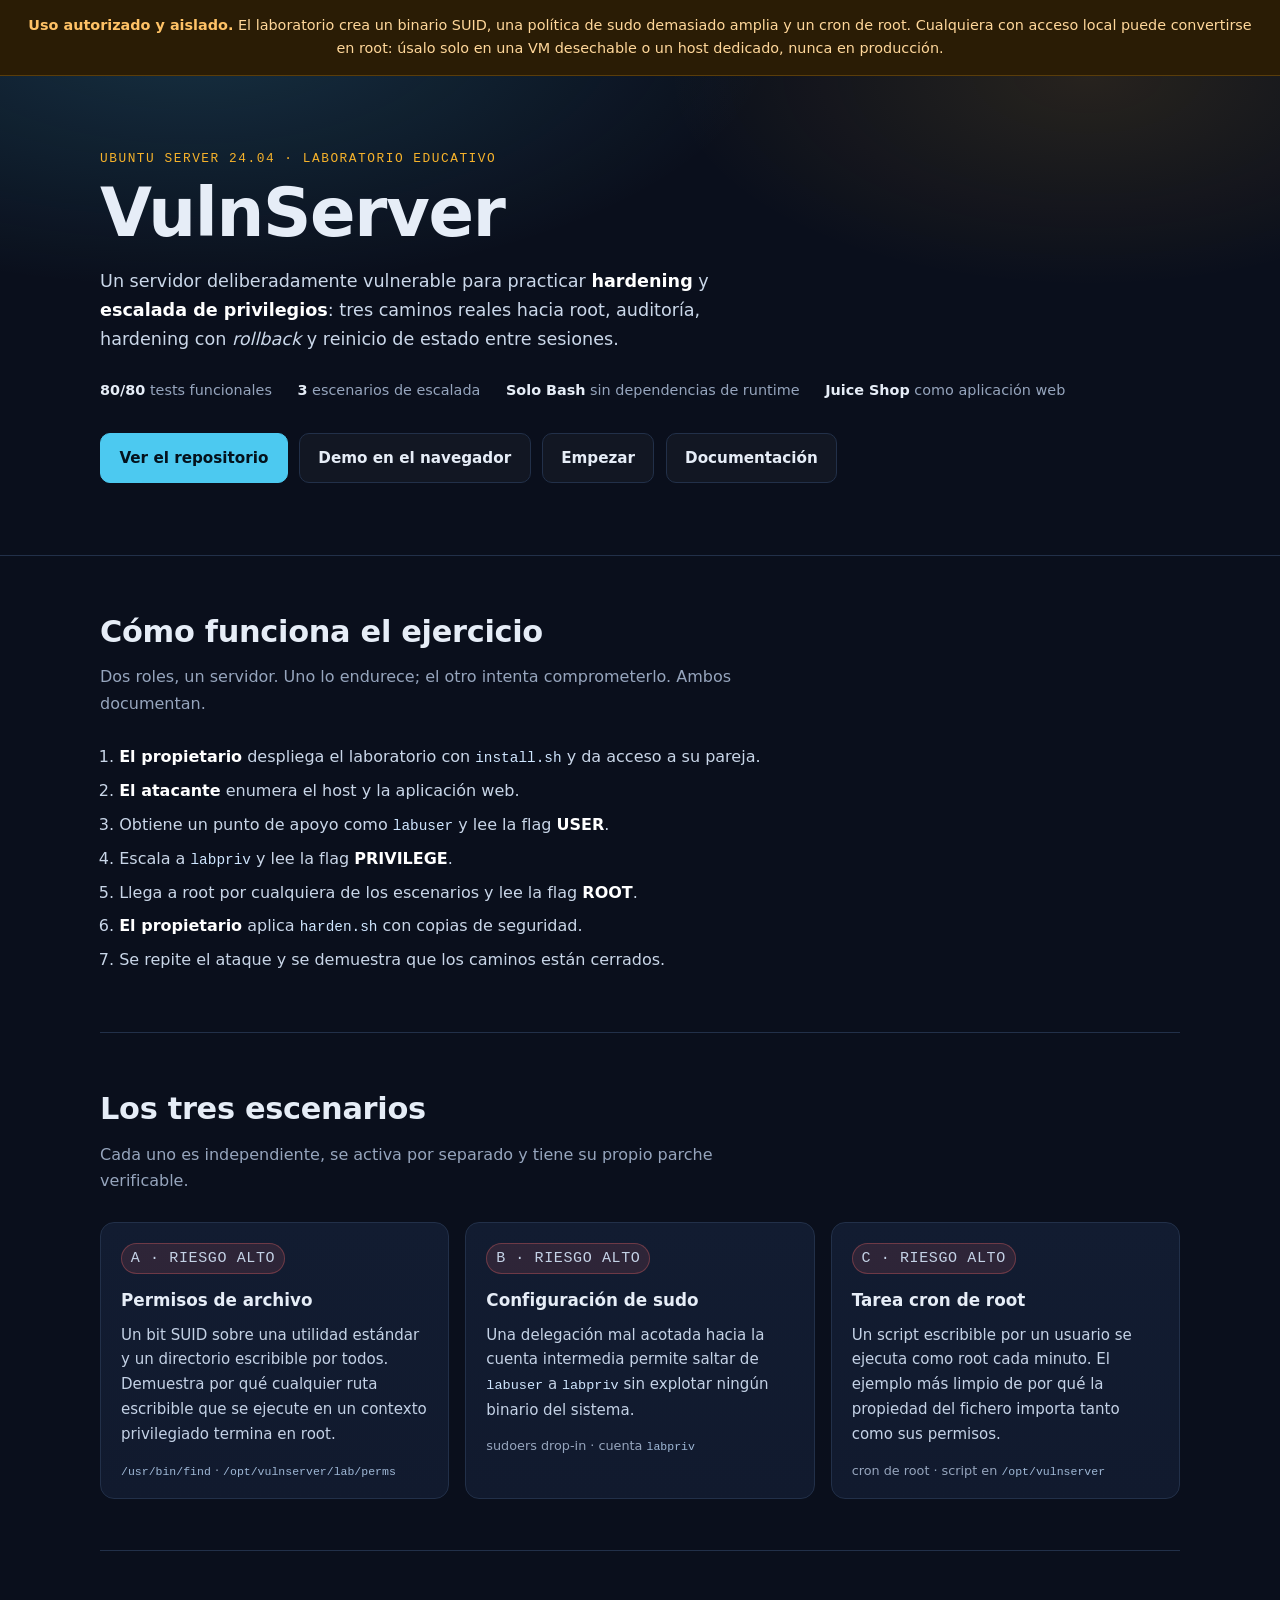
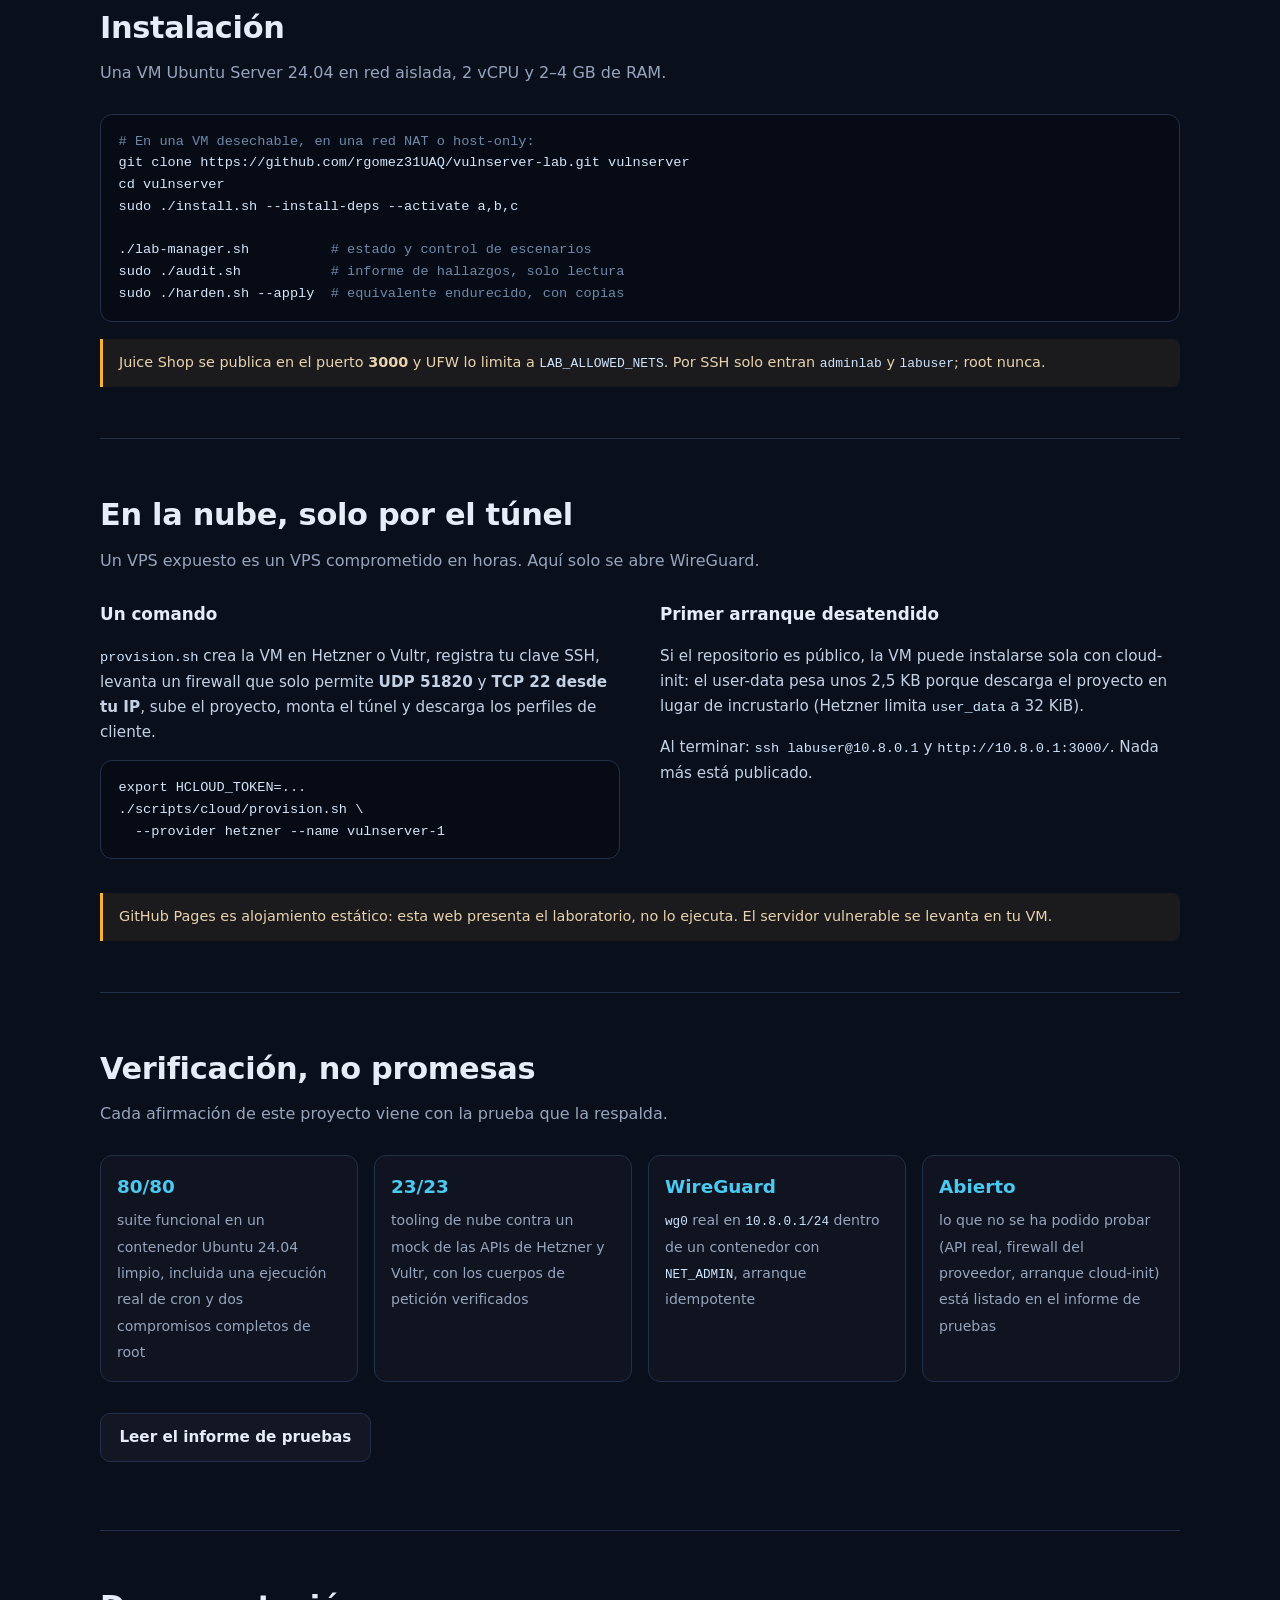
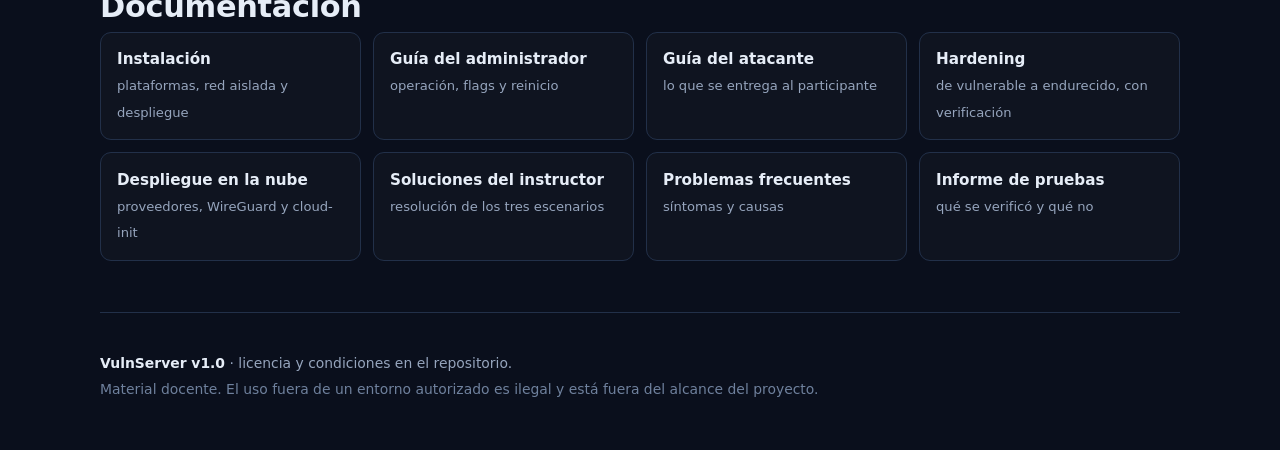
<file: site/index.html>
<!DOCTYPE html>
<html lang="es">
<head>
<meta charset="utf-8">
<meta name="viewport" content="width=device-width, initial-scale=1">
<title>VulnServer — Laboratorio de hardening y escalada de privilegios</title>
<meta name="description" content="Laboratorio educativo reproducible sobre Ubuntu Server 24.04: tres escenarios de escalada de privilegios, auditoría, hardening y reinicio, con Juice Shop.">
<meta name="color-scheme" content="dark">
<link rel="stylesheet" href="style.css">
<link rel="icon" href="data:image/svg+xml,<svg xmlns=%22http://www.w3.org/2000/svg%22 viewBox=%220 0 100 100%22><text y=%22.9em%22 font-size=%2290%22>🛡️</text></svg>">
</head>
<body>

<div class="warning" role="note">
  <strong>Uso autorizado y aislado.</strong> El laboratorio crea un binario SUID, una política de sudo
  demasiado amplia y un cron de root. Cualquiera con acceso local puede convertirse en root:
  úsalo solo en una VM desechable o un host dedicado, nunca en producción.
</div>

<header class="hero">
  <div class="wrap">
    <p class="eyebrow">Ubuntu Server 24.04 · Laboratorio educativo</p>
    <h1>VulnServer</h1>
    <p class="lead">
      Un servidor deliberadamente vulnerable para practicar <strong>hardening</strong> y
      <strong>escalada de privilegios</strong>: tres caminos reales hacia root, auditoría,
      hardening con <em>rollback</em> y reinicio de estado entre sesiones.
    </p>
    <ul class="facts">
      <li><span>80/80</span> tests funcionales</li>
      <li><span>3</span> escenarios de escalada</li>
      <li><span>Solo Bash</span> sin dependencias de runtime</li>
      <li><span>Juice Shop</span> como aplicación web</li>
    </ul>
    <p class="cta">
      <a class="btn primary" href="https://github.com/rgomez31UAQ/vulnserver-lab">Ver el repositorio</a>
      <a class="btn" href="demo/">Demo en el navegador</a>
      <a class="btn" href="#instalacion">Empezar</a>
      <a class="btn" href="https://github.com/rgomez31UAQ/vulnserver-lab/tree/main/docs">Documentación</a>
    </p>
  </div>
</header>

<main>

<section id="ejercicio" class="wrap">
  <h2>Cómo funciona el ejercicio</h2>
  <p class="sub">Dos roles, un servidor. Uno lo endurece; el otro intenta comprometerlo. Ambos documentan.</p>
  <ol class="steps">
    <li><b>El propietario</b> despliega el laboratorio con <code>install.sh</code> y da acceso a su pareja.</li>
    <li><b>El atacante</b> enumera el host y la aplicación web.</li>
    <li>Obtiene un punto de apoyo como <code>labuser</code> y lee la flag <b>USER</b>.</li>
    <li>Escala a <code>labpriv</code> y lee la flag <b>PRIVILEGE</b>.</li>
    <li>Llega a root por cualquiera de los escenarios y lee la flag <b>ROOT</b>.</li>
    <li><b>El propietario</b> aplica <code>harden.sh</code> con copias de seguridad.</li>
    <li>Se repite el ataque y se demuestra que los caminos están cerrados.</li>
  </ol>
</section>

<section id="escenarios" class="wrap">
  <h2>Los tres escenarios</h2>
  <p class="sub">Cada uno es independiente, se activa por separado y tiene su propio parche verificable.</p>
  <div class="cards">
    <article class="card">
      <p class="tag risk-alto">A · Riesgo alto</p>
      <h3>Permisos de archivo</h3>
      <p>Un bit SUID sobre una utilidad estándar y un directorio escribible por todos. Demuestra por qué cualquier ruta escribible que se ejecute en un contexto privilegiado termina en root.</p>
      <p class="art"><code>/usr/bin/find</code> · <code>/opt/vulnserver/lab/perms</code></p>
    </article>
    <article class="card">
      <p class="tag risk-alto">B · Riesgo alto</p>
      <h3>Configuración de sudo</h3>
      <p>Una delegación mal acotada hacia la cuenta intermedia permite saltar de <code>labuser</code> a <code>labpriv</code> sin explotar ningún binario del sistema.</p>
      <p class="art">sudoers drop-in · cuenta <code>labpriv</code></p>
    </article>
    <article class="card">
      <p class="tag risk-alto">C · Riesgo alto</p>
      <h3>Tarea cron de root</h3>
      <p>Un script escribible por un usuario se ejecuta como root cada minuto. El ejemplo más limpio de por qué la propiedad del fichero importa tanto como sus permisos.</p>
      <p class="art">cron de root · script en <code>/opt/vulnserver</code></p>
    </article>
  </div>
</section>

<section id="instalacion" class="wrap">
  <h2>Instalación</h2>
  <p class="sub">Una VM Ubuntu Server 24.04 en red aislada, 2 vCPU y 2–4 GB de RAM.</p>
<pre><code><span class="c"># En una VM desechable, en una red NAT o host-only:</span>
git clone https://github.com/rgomez31UAQ/vulnserver-lab.git vulnserver
cd vulnserver
sudo ./install.sh --install-deps --activate a,b,c

./lab-manager.sh          <span class="c"># estado y control de escenarios</span>
sudo ./audit.sh           <span class="c"># informe de hallazgos, solo lectura</span>
sudo ./harden.sh --apply  <span class="c"># equivalente endurecido, con copias</span></code></pre>
  <p class="note">
    Juice Shop se publica en el puerto <b>3000</b> y UFW lo limita a <code>LAB_ALLOWED_NETS</code>.
    Por SSH solo entran <code>adminlab</code> y <code>labuser</code>; root nunca.
  </p>
</section>

<section id="nube" class="wrap">
  <h2>En la nube, solo por el túnel</h2>
  <p class="sub">Un VPS expuesto es un VPS comprometido en horas. Aquí solo se abre WireGuard.</p>
  <div class="grid2">
    <div>
      <h3>Un comando</h3>
      <p><code>provision.sh</code> crea la VM en Hetzner o Vultr, registra tu clave SSH, levanta un firewall que solo permite <b>UDP 51820</b> y <b>TCP 22 desde tu IP</b>, sube el proyecto, monta el túnel y descarga los perfiles de cliente.</p>
<pre><code>export HCLOUD_TOKEN=...
./scripts/cloud/provision.sh \
  --provider hetzner --name vulnserver-1</code></pre>
    </div>
    <div>
      <h3>Primer arranque desatendido</h3>
      <p>Si el repositorio es público, la VM puede instalarse sola con cloud-init: el user-data pesa unos 2,5 KB porque descarga el proyecto en lugar de incrustarlo (Hetzner limita <code>user_data</code> a 32 KiB).</p>
      <p>Al terminar: <code>ssh labuser@10.8.0.1</code> y <code>http://10.8.0.1:3000/</code>. Nada más está publicado.</p>
    </div>
  </div>
  <p class="note">
    GitHub Pages es alojamiento estático: esta web presenta el laboratorio, no lo ejecuta.
    El servidor vulnerable se levanta en tu VM.
  </p>
</section>

<section id="verificacion" class="wrap">
  <h2>Verificación, no promesas</h2>
  <p class="sub">Cada afirmación de este proyecto viene con la prueba que la respalda.</p>
  <div class="checks">
    <div><b>80/80</b><span>suite funcional en un contenedor Ubuntu 24.04 limpio, incluida una ejecución real de cron y dos compromisos completos de root</span></div>
    <div><b>23/23</b><span>tooling de nube contra un mock de las APIs de Hetzner y Vultr, con los cuerpos de petición verificados</span></div>
    <div><b>WireGuard</b><span><code>wg0</code> real en <code>10.8.0.1/24</code> dentro de un contenedor con <code>NET_ADMIN</code>, arranque idempotente</span></div>
    <div><b>Abierto</b><span>lo que no se ha podido probar (API real, firewall del proveedor, arranque cloud-init) está listado en el informe de pruebas</span></div>
  </div>
  <p class="cta small"><a class="btn" href="https://github.com/rgomez31UAQ/vulnserver-lab/blob/main/docs/TEST_REPORT.md">Leer el informe de pruebas</a></p>
</section>

<section id="docs" class="wrap">
  <h2>Documentación</h2>
  <div class="docgrid">
    <a href="https://github.com/rgomez31UAQ/vulnserver-lab/blob/main/docs/INSTALLATION.md"><b>Instalación</b><span>plataformas, red aislada y despliegue</span></a>
    <a href="https://github.com/rgomez31UAQ/vulnserver-lab/blob/main/docs/ADMIN_GUIDE.md"><b>Guía del administrador</b><span>operación, flags y reinicio</span></a>
    <a href="https://github.com/rgomez31UAQ/vulnserver-lab/blob/main/docs/ATTACKER_GUIDE.md"><b>Guía del atacante</b><span>lo que se entrega al participante</span></a>
    <a href="https://github.com/rgomez31UAQ/vulnserver-lab/blob/main/docs/HARDENING_GUIDE.md"><b>Hardening</b><span>de vulnerable a endurecido, con verificación</span></a>
    <a href="https://github.com/rgomez31UAQ/vulnserver-lab/blob/main/docs/CLOUD_DEPLOYMENT.md"><b>Despliegue en la nube</b><span>proveedores, WireGuard y cloud-init</span></a>
    <a href="https://github.com/rgomez31UAQ/vulnserver-lab/blob/main/docs/INSTRUCTOR_SOLUTIONS.md"><b>Soluciones del instructor</b><span>resolución de los tres escenarios</span></a>
    <a href="https://github.com/rgomez31UAQ/vulnserver-lab/blob/main/docs/TROUBLESHOOTING.md"><b>Problemas frecuentes</b><span>síntomas y causas</span></a>
    <a href="https://github.com/rgomez31UAQ/vulnserver-lab/blob/main/docs/TEST_REPORT.md"><b>Informe de pruebas</b><span>qué se verificó y qué no</span></a>
  </div>
</section>

</main>

<footer>
  <div class="wrap">
    <p><b>VulnServer v1.0</b> · licencia y condiciones en el repositorio.</p>
    <p class="muted">Material docente. El uso fuera de un entorno autorizado es ilegal y está fuera del alcance del proyecto.</p>
  </div>
</footer>

</body>
</html>
</file>
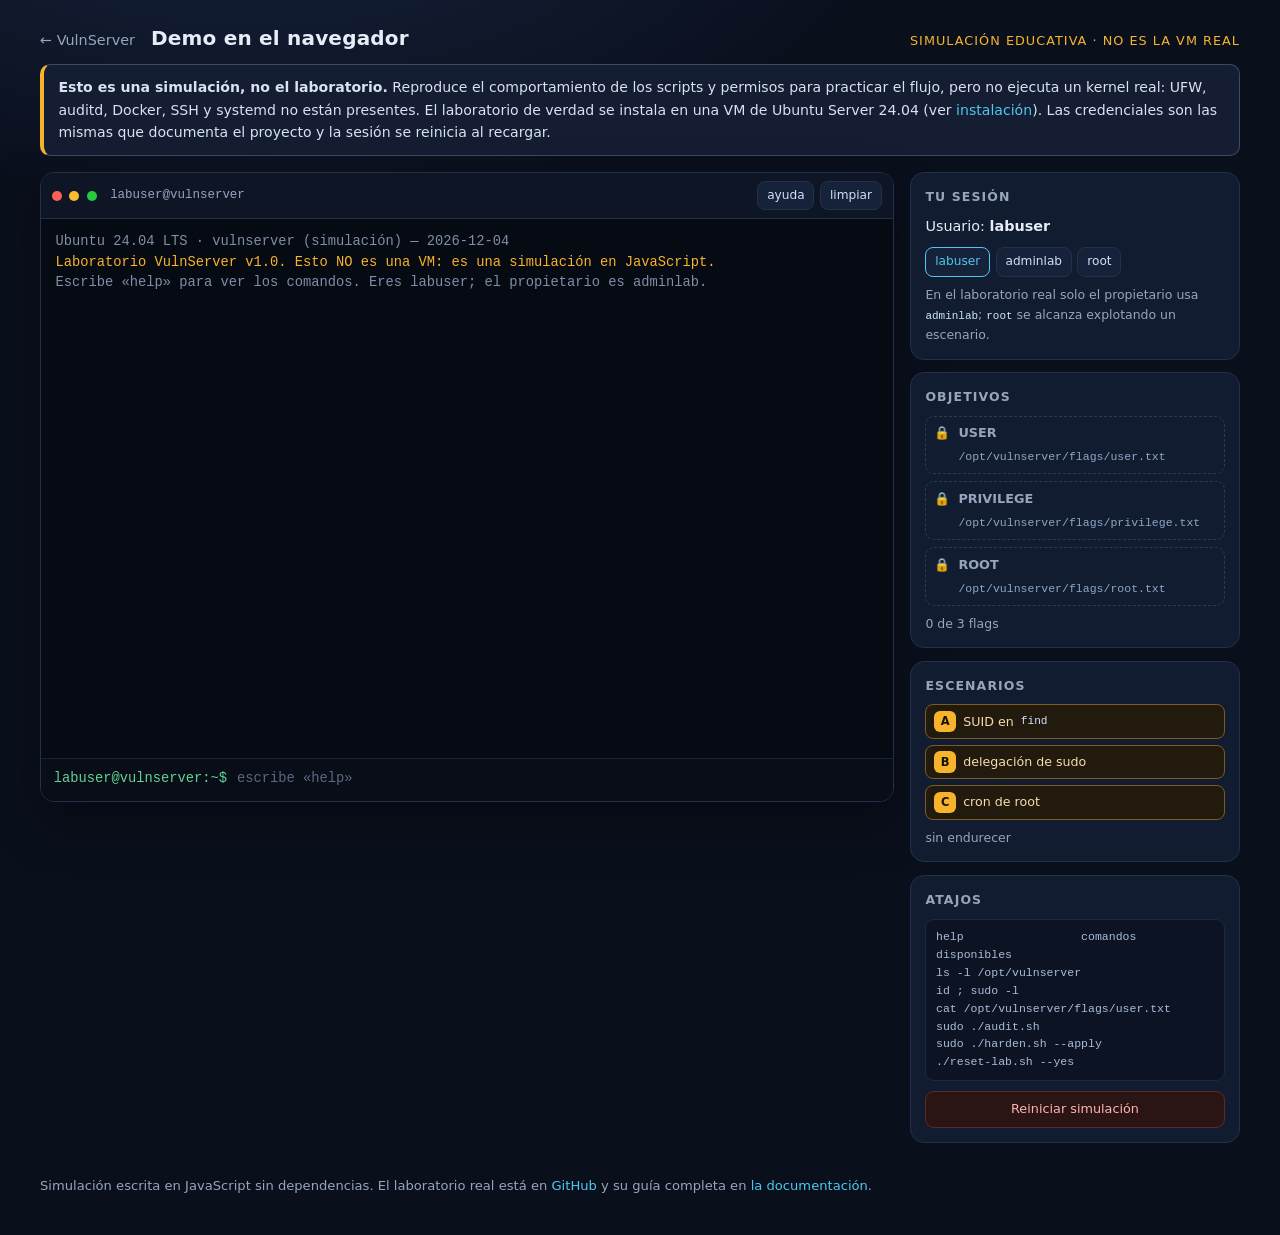
<file: site/demo/index.html>
<!DOCTYPE html>
<html lang="es">
<head>
<meta charset="utf-8">
<meta name="viewport" content="width=device-width, initial-scale=1">
<title>VulnServer — Demo en el navegador</title>
<meta name="description" content="Simulación educativa del laboratorio VulnServer: terminal en el navegador con los tres escenarios de escalada, flags, auditoría y hardening. No es una VM real.">
<meta name="color-scheme" content="dark">
<link rel="stylesheet" href="demo.css">
<link rel="icon" href="data:image/svg+xml,<svg xmlns=%22http://www.w3.org/2000/svg%22 viewBox=%220 0 100 100%22><text y=%22.9em%22 font-size=%2290%22>🛡️</text></svg>">
</head>
<body>

<header class="top">
  <a class="back" href="../">← VulnServer</a>
  <h1>Demo en el navegador</h1>
  <p class="tag">Simulación educativa · no es la VM real</p>
</header>

<div class="notice" role="note">
  <strong>Esto es una simulación, no el laboratorio.</strong>
  Reproduce el comportamiento de los scripts y permisos para practicar el flujo, pero no ejecuta
  un kernel real: UFW, auditd, Docker, SSH y systemd no están presentes. El laboratorio de verdad
  se instala en una VM de Ubuntu Server 24.04 (ver <a href="../#instalacion">instalación</a>).
  Las credenciales son las mismas que documenta el proyecto y la sesión se reinicia al recargar.
</div>

<main class="layout">

  <section class="term-wrap" aria-label="Terminal del laboratorio simulado">
    <div class="term-bar">
      <span class="dot d1"></span><span class="dot d2"></span><span class="dot d3"></span>
      <span class="term-title" id="term-title">labuser@vulnserver</span>
      <span class="term-tools">
        <button type="button" id="btn-help" class="mini">ayuda</button>
        <button type="button" id="btn-clear" class="mini">limpiar</button>
      </span>
    </div>
    <div id="screen" class="screen" tabindex="0" role="log" aria-live="polite" aria-label="Salida de la terminal"></div>
    <form id="form" class="input-row" autocomplete="off">
      <label class="prompt" id="prompt" for="cmd">labuser@vulnserver:~$</label>
      <input id="cmd" name="cmd" type="text" spellcheck="false" autocapitalize="off"
             autocorrect="off" aria-label="Escribe un comando" placeholder="escribe «help»">
    </form>
  </section>

  <aside class="panel" aria-label="Estado del laboratorio">
    <div class="card">
      <h2>Tu sesión</h2>
      <p class="who">Usuario: <b id="p-user">labuser</b></p>
      <div class="switch" role="group" aria-label="Cambiar de cuenta">
        <button type="button" class="mini" data-user="labuser">labuser</button>
        <button type="button" class="mini" data-user="adminlab">adminlab</button>
        <button type="button" class="mini" data-user="root">root</button>
      </div>
      <p class="hint">En el laboratorio real solo el propietario usa <code>adminlab</code>; <code>root</code> se alcanza explotando un escenario.</p>
    </div>

    <div class="card">
      <h2>Objetivos</h2>
      <ul class="flags" id="flag-list">
        <li data-flag="user"><span class="lock">🔒</span> <b>USER</b> <code>/opt/vulnserver/flags/user.txt</code></li>
        <li data-flag="privilege"><span class="lock">🔒</span> <b>PRIVILEGE</b> <code>/opt/vulnserver/flags/privilege.txt</code></li>
        <li data-flag="root"><span class="lock">🔒</span> <b>ROOT</b> <code>/opt/vulnserver/flags/root.txt</code></li>
      </ul>
      <p class="hint" id="progress">0 de 3 flags</p>
    </div>

    <div class="card">
      <h2>Escenarios</h2>
      <ul class="chips" id="scenario-list">
        <li data-scenario="a"><b>A</b> SUID en <code>find</code></li>
        <li data-scenario="b"><b>B</b> delegación de sudo</li>
        <li data-scenario="c"><b>C</b> cron de root</li>
      </ul>
      <p class="hint" id="harden-state">sin endurecer</p>
    </div>

    <div class="card">
      <h2>Atajos</h2>
      <pre class="cheat">help                 comandos disponibles
ls -l /opt/vulnserver
id ; sudo -l
cat /opt/vulnserver/flags/user.txt
sudo ./audit.sh
sudo ./harden.sh --apply
./reset-lab.sh --yes</pre>
      <button type="button" id="btn-reset" class="danger">Reiniciar simulación</button>
    </div>
  </aside>

</main>

<footer class="foot">
  <p>Simulación escrita en JavaScript sin dependencias. El laboratorio real está en
  <a href="https://github.com/rgomez31UAQ/vulnserver-lab">GitHub</a> y su guía completa en
  <a href="../#docs">la documentación</a>.</p>
</footer>

<script src="demo.js"></script>
</body>
</html>
</file>
<file: site/style.css>
:root {
  --bg: #0a0f1c;
  --bg-soft: #111a2e;
  --card: #121c31;
  --line: #223049;
  --text: #e6edf7;
  --muted: #96a5bd;
  --accent: #4cc9f0;
  --accent-2: #f7b32b;
  --danger: #ff6b6b;
  --radius: 14px;
  --mono: ui-monospace, SFMono-Regular, "SF Mono", Menlo, Consolas, monospace;
}

* { box-sizing: border-box; }

html { scroll-behavior: smooth; }

body {
  margin: 0;
  background: var(--bg);
  color: var(--text);
  font: 16px/1.65 system-ui, -apple-system, "Segoe UI", Roboto, "Helvetica Neue", Arial, sans-serif;
  -webkit-font-smoothing: antialiased;
}

.wrap {
  width: min(1080px, calc(100% - 2.5rem));
  margin-inline: auto;
}

a { color: var(--accent); text-decoration: none; }
a:hover { text-decoration: underline; }
a:focus-visible, .btn:focus-visible { outline: 2px solid var(--accent-2); outline-offset: 3px; border-radius: 6px; }

code {
  font-family: var(--mono);
  font-size: .9em;
  color: #cfe6ff;
}

/* ---------- warning banner ---------- */
.warning {
  background: #2a1c05;
  border-bottom: 1px solid #5a3d0a;
  color: #ffd79a;
  padding: .85rem 1.25rem;
  font-size: .9rem;
  text-align: center;
}
.warning strong { color: #ffc266; }

/* ---------- hero ---------- */
.hero {
  padding: 4.5rem 0 3.5rem;
  background:
    radial-gradient(900px 400px at 15% -10%, rgba(76, 201, 240, .18), transparent 65%),
    radial-gradient(700px 350px at 85% 0%, rgba(247, 179, 43, .12), transparent 60%),
    var(--bg);
  border-bottom: 1px solid var(--line);
}

.eyebrow {
  margin: 0 0 .6rem;
  font-family: var(--mono);
  font-size: .8rem;
  letter-spacing: .12em;
  text-transform: uppercase;
  color: var(--accent-2);
}

h1 {
  margin: 0;
  font-size: clamp(2.6rem, 7vw, 4.2rem);
  line-height: 1.05;
  letter-spacing: -.02em;
}

.lead {
  max-width: 60ch;
  margin: 1.1rem 0 0;
  font-size: 1.1rem;
  color: #cbd8ea;
}
.lead strong { color: #fff; }

.facts {
  display: flex;
  flex-wrap: wrap;
  gap: .6rem 1.6rem;
  list-style: none;
  margin: 1.6rem 0 0;
  padding: 0;
  font-size: .9rem;
  color: var(--muted);
}
.facts span { color: var(--text); font-weight: 600; }

.cta { display: flex; flex-wrap: wrap; gap: .7rem; margin-top: 1.9rem; }
.cta.small { justify-content: flex-start; }

.btn {
  display: inline-block;
  padding: .7rem 1.15rem;
  border: 1px solid var(--line);
  border-radius: 10px;
  background: rgba(255, 255, 255, .03);
  color: var(--text);
  font-weight: 600;
  font-size: .95rem;
  transition: background .15s ease, border-color .15s ease, transform .15s ease;
}
.btn:hover { background: rgba(255, 255, 255, .08); border-color: #3b5277; text-decoration: none; }
.btn.primary { background: var(--accent); border-color: var(--accent); color: #04121c; }
.btn.primary:hover { background: #7ad8f5; border-color: #7ad8f5; }

/* ---------- sections ---------- */
section { padding: 3.2rem 0; border-bottom: 1px solid var(--line); }

h2 {
  margin: 0;
  font-size: clamp(1.45rem, 3.2vw, 1.9rem);
  letter-spacing: -.01em;
}

.sub { margin: .45rem 0 1.7rem; color: var(--muted); max-width: 65ch; }

h3 { margin: 0 0 .5rem; font-size: 1.05rem; }

.steps { margin: 0; padding-left: 1.2rem; color: #c9d6e8; }
.steps li { margin-bottom: .45rem; }
.steps b { color: #fff; }

/* ---------- cards ---------- */
.cards {
  display: grid;
  grid-template-columns: repeat(auto-fit, minmax(250px, 1fr));
  gap: 1rem;
}

.card {
  background: linear-gradient(180deg, var(--card), var(--bg-soft));
  border: 1px solid var(--line);
  border-radius: var(--radius);
  padding: 1.25rem 1.25rem 1.1rem;
}
.card p { color: #c4d2e6; font-size: .94rem; margin: 0 0 .8rem; }
.card .art { margin: 0; color: var(--muted); font-size: .8rem; }
.card .art code { color: #9fb8d6; }

.tag {
  display: inline-block;
  margin: 0 0 .7rem;
  padding: .15rem .55rem;
  border-radius: 999px;
  font-size: .72rem;
  font-family: var(--mono);
  letter-spacing: .04em;
  text-transform: uppercase;
}
.risk-alto { color: #ffb4b4; background: rgba(255, 107, 107, .12); border: 1px solid rgba(255, 107, 107, .3); }

/* ---------- code ---------- */
pre {
  margin: 0 0 1rem;
  padding: 1rem 1.1rem;
  overflow-x: auto;
  background: #060b16;
  border: 1px solid var(--line);
  border-radius: 12px;
  font-family: var(--mono);
  font-size: .85rem;
  line-height: 1.6;
  color: #d7e6fa;
}
pre code { font-size: inherit; color: inherit; }
pre .c { color: #6f89a8; }

.note {
  margin: 1.1rem 0 0;
  padding: .75rem 1rem;
  border-left: 3px solid var(--accent-2);
  background: rgba(247, 179, 43, .07);
  border-radius: 0 8px 8px 0;
  color: #e8d3ae;
  font-size: .9rem;
}

/* ---------- two columns ---------- */
.grid2 {
  display: grid;
  grid-template-columns: repeat(auto-fit, minmax(300px, 1fr));
  gap: 1.5rem 2.5rem;
}
.grid2 p { color: #c4d2e6; font-size: .95rem; }

/* ---------- checks ---------- */
.checks {
  display: grid;
  grid-template-columns: repeat(auto-fit, minmax(230px, 1fr));
  gap: 1rem;
}
.checks > div {
  border: 1px solid var(--line);
  border-radius: 12px;
  padding: 1rem;
  background: rgba(255, 255, 255, .02);
}
.checks b { display: block; font-size: 1.15rem; margin-bottom: .3rem; color: var(--accent); }
.checks span { color: var(--muted); font-size: .88rem; }

/* ---------- docs ---------- */
.docgrid {
  display: grid;
  grid-template-columns: repeat(auto-fit, minmax(240px, 1fr));
  gap: .75rem;
}
.docgrid a {
  display: block;
  padding: .9rem 1rem;
  border: 1px solid var(--line);
  border-radius: 11px;
  background: rgba(255, 255, 255, .02);
  color: var(--text);
  transition: border-color .15s ease, background .15s ease;
}
.docgrid a:hover { border-color: var(--accent); background: rgba(76, 201, 240, .06); text-decoration: none; }
.docgrid b { display: block; font-size: .95rem; }
.docgrid span { color: var(--muted); font-size: .82rem; }

/* ---------- footer ---------- */
footer { padding: 2.2rem 0 3rem; color: var(--muted); font-size: .87rem; }
footer p { margin: .2rem 0; }
footer b { color: var(--text); }
.muted { color: #6f819d; }

@media (prefers-reduced-motion: reduce) {
  html { scroll-behavior: auto; }
  * { transition: none !important; }
}
</file>
<file: site/demo/demo.css>
:root {
  --bg: #0a0f1c;
  --bg-soft: #111a2e;
  --card: #121c31;
  --line: #223049;
  --text: #e6edf7;
  --muted: #96a5bd;
  --accent: #4cc9f0;
  --accent-2: #f7b32b;
  --ok: #62d394;
  --danger: #ff6b6b;
  --radius: 14px;
  --mono: ui-monospace, SFMono-Regular, "SF Mono", Menlo, Consolas, monospace;
}

* { box-sizing: border-box; }

body {
  margin: 0;
  background: radial-gradient(1200px 600px at 20% -10%, #16233d 0%, var(--bg) 55%);
  color: var(--text);
  font: 16px/1.6 system-ui, -apple-system, "Segoe UI", Roboto, "Helvetica Neue", Arial, sans-serif;
  min-height: 100vh;
}

a { color: var(--accent); text-decoration: none; }
a:hover { text-decoration: underline; }
a:focus-visible, button:focus-visible, input:focus-visible {
  outline: 2px solid var(--accent-2); outline-offset: 2px; border-radius: 6px;
}
code, pre, .screen, .prompt, .cheat { font-family: var(--mono); }
code { font-size: .88em; color: #cfe6ff; }

.top {
  width: min(1200px, calc(100% - 2rem));
  margin: 0 auto;
  padding: 1.4rem 0 .6rem;
  display: grid;
  grid-template-columns: auto 1fr auto;
  align-items: baseline;
  gap: 1rem;
}
.top h1 { font-size: 1.25rem; margin: 0; letter-spacing: .2px; }
.back { color: var(--muted); font-size: .9rem; }
.tag { margin: 0; color: var(--accent-2); font-size: .8rem; text-transform: uppercase; letter-spacing: .08em; }

.notice {
  width: min(1200px, calc(100% - 2rem));
  margin: 0 auto 1rem;
  border: 1px solid #3b4a68;
  border-left: 4px solid var(--accent-2);
  background: #141d31;
  border-radius: 10px;
  padding: .7rem .9rem;
  font-size: .88rem;
  color: #d7e2f3;
}

.layout {
  width: min(1200px, calc(100% - 2rem));
  margin: 0 auto 2rem;
  display: grid;
  grid-template-columns: minmax(0, 1fr) 330px;
  gap: 1rem;
  align-items: start;
}

/* ---------- terminal ---------- */
.term-wrap {
  background: #060a12;
  border: 1px solid var(--line);
  border-radius: var(--radius);
  overflow: hidden;
  box-shadow: 0 20px 50px rgba(0, 0, 0, .35);
  display: flex;
  flex-direction: column;
  height: min(70vh, 640px);
  min-height: 380px;
}

.term-bar {
  display: flex;
  align-items: center;
  gap: .45rem;
  padding: .5rem .7rem;
  background: #0e1626;
  border-bottom: 1px solid var(--line);
}
.dot { width: 10px; height: 10px; border-radius: 50%; display: inline-block; }
.d1 { background: #ff5f57; } .d2 { background: #febc2e; } .d3 { background: #28c840; }
.term-title {
  font-family: var(--mono);
  font-size: .78rem;
  color: var(--muted);
  margin-left: .4rem;
}
.term-tools { margin-left: auto; display: flex; gap: .35rem; }

.screen {
  flex: 1;
  overflow-y: auto;
  padding: .8rem .9rem 1rem;
  font-size: .86rem;
  line-height: 1.5;
  white-space: pre-wrap;
  overflow-wrap: anywhere;
  scrollbar-color: #2b3a58 transparent;
}
.screen::-webkit-scrollbar { width: 10px; }
.screen::-webkit-scrollbar-thumb { background: #2b3a58; border-radius: 10px; }

.ln { margin: 0; }
.cmd-echo { color: #9fb4d4; }
.out { color: #dbe6f6; }
.dim { color: #7f8fa8; }
.ok { color: var(--ok); }
.err { color: var(--danger); }
.warn { color: var(--accent-2); }
.flag { color: var(--accent-2); font-weight: 700; }
.banner { color: var(--accent); }

.input-row {
  display: flex;
  align-items: center;
  gap: .5rem;
  padding: .55rem .8rem .7rem;
  border-top: 1px solid #16223a;
  background: #080d17;
}
.prompt { color: var(--ok); font-size: .86rem; white-space: nowrap; }
.prompt.root { color: var(--danger); }
#cmd {
  flex: 1;
  background: transparent;
  border: 0;
  color: #eaf2ff;
  font-family: var(--mono);
  font-size: .86rem;
  caret-color: var(--accent);
}
#cmd::placeholder { color: #5b6a83; }
#cmd:focus { outline: none; }

/* ---------- panel ---------- */
.panel { display: grid; gap: .8rem; }
.card {
  background: var(--card);
  border: 1px solid var(--line);
  border-radius: var(--radius);
  padding: .85rem .9rem;
}
.card h2 {
  margin: 0 0 .55rem;
  font-size: .78rem;
  text-transform: uppercase;
  letter-spacing: .09em;
  color: var(--muted);
  font-weight: 700;
}
.who { margin: 0 0 .55rem; font-size: .9rem; }
.hint { margin: .5rem 0 0; color: var(--muted); font-size: .78rem; }
.switch { display: flex; gap: .35rem; flex-wrap: wrap; }

.mini {
  border: 1px solid var(--line);
  background: #16223a;
  color: #cfe0f7;
  font: inherit;
  font-size: .76rem;
  padding: .25rem .55rem;
  border-radius: 8px;
  cursor: pointer;
}
.mini:hover { border-color: #33476b; background: #1b2a45; }
.mini[aria-pressed="true"] { border-color: var(--accent); color: var(--accent); }

.flags { list-style: none; margin: 0; padding: 0; display: grid; gap: .45rem; }
.flags li {
  display: grid;
  grid-template-columns: 1.2rem 1fr;
  align-items: center;
  gap: .3rem;
  font-size: .8rem;
  color: var(--muted);
  border: 1px dashed #2a3a58;
  border-radius: 9px;
  padding: .4rem .5rem;
}
.flags li code { display: block; grid-column: 2; font-size: .72rem; color: #8fa6c6; overflow-wrap: anywhere; }
.flags li.done { border-style: solid; border-color: #2f6d4d; background: #10241b; color: var(--text); }
.flags li.done .lock { filter: none; }
.flags li.done code { color: var(--ok); }
.flags .lock { font-size: .8rem; }

.chips { list-style: none; margin: 0; padding: 0; display: grid; gap: .35rem; }
.chips li {
  font-size: .79rem;
  color: var(--muted);
  border: 1px solid var(--line);
  border-radius: 8px;
  padding: .35rem .5rem;
  display: flex;
  gap: .45rem;
  align-items: center;
}
.chips li b {
  display: inline-grid;
  place-items: center;
  width: 1.35rem;
  height: 1.35rem;
  border-radius: 6px;
  background: #1b2a45;
  color: #9fb4d4;
  font-size: .72rem;
}
.chips li.on { border-color: #7a5b23; background: #221a0c; color: #f3dcae; }
.chips li.on b { background: var(--accent-2); color: #1a1204; }
.chips li.off { opacity: .55; }

.cheat {
  margin: 0 0 .65rem;
  font-size: .72rem;
  line-height: 1.55;
  color: #a9bdd9;
  white-space: pre-wrap;
  background: #0c1424;
  border: 1px solid #1b2942;
  border-radius: 9px;
  padding: .55rem .6rem;
  overflow-x: auto;
}

.danger {
  width: 100%;
  border: 1px solid #5c2a2a;
  background: #2a1414;
  color: #ffb3b3;
  font: inherit;
  font-size: .8rem;
  padding: .45rem .6rem;
  border-radius: 9px;
  cursor: pointer;
}
.danger:hover { background: #361818; border-color: #7a3535; }

.foot {
  width: min(1200px, calc(100% - 2rem));
  margin: 0 auto 2.5rem;
  color: var(--muted);
  font-size: .82rem;
}

@media (max-width: 900px) {
  .layout { grid-template-columns: 1fr; }
  .term-wrap { height: 62vh; }
  .top { grid-template-columns: 1fr; gap: .2rem; }
  .tag { justify-self: start; }
}
</file>
